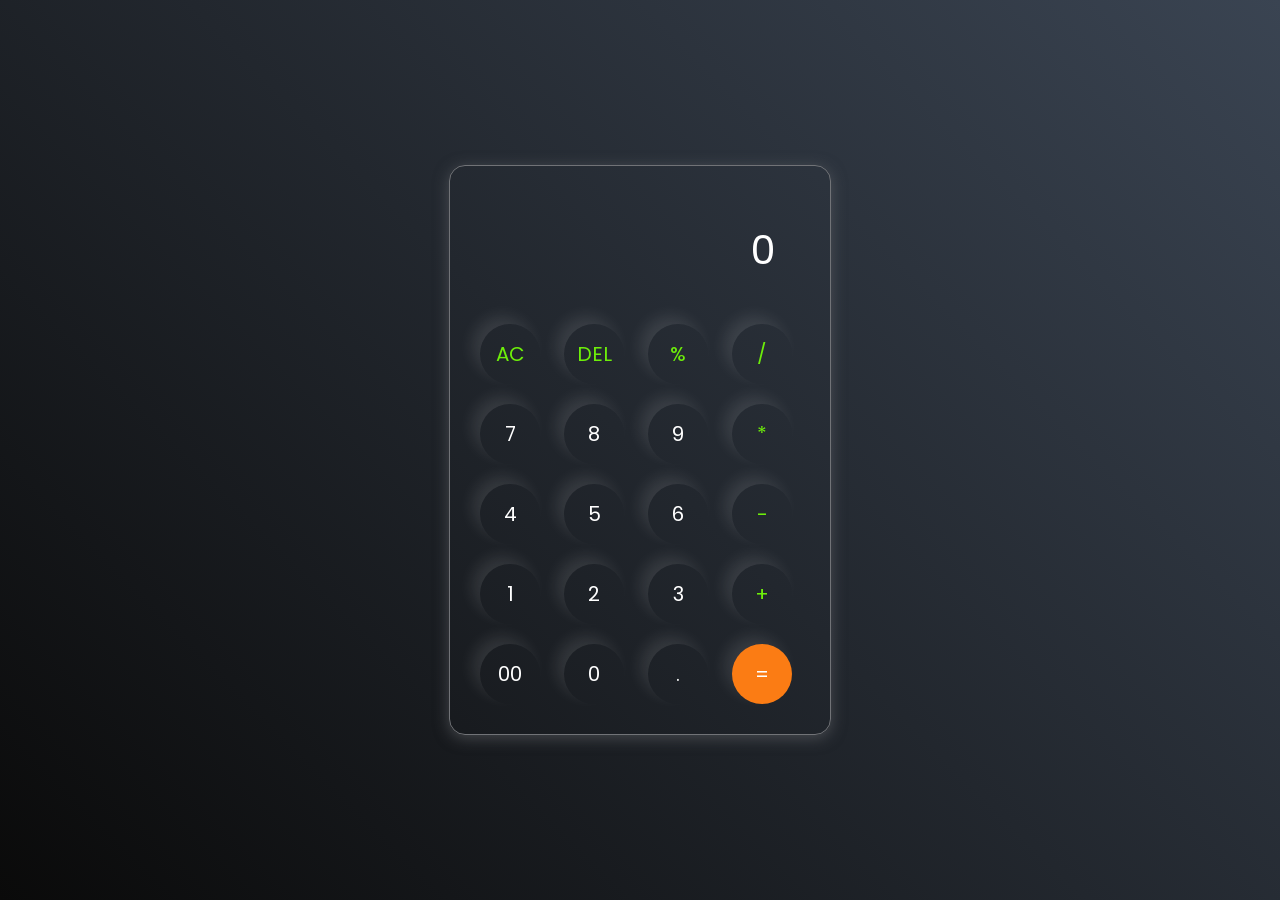
<file: Calculator/index.html>
<!DOCTYPE html>
<html lang="en">
  <head>
    <meta charset="UTF-8" />
    <meta http-equiv="X-UA-Compatible" content="IE=edge" />
    <meta name="viewport" content="width=device-width, initial-scale=1.0" />
    <link rel="stylesheet" href="style.css" />
    <title>Calculator - By Code Traversal</title>
  </head>
  <body>
    <div class="container">
      <div class="calculator">
        <input type="text" id="inputBox" placeholder="0" />
        <div>
          <button class="button operator">AC</button>
          <button class="button operator">DEL</button>
          <button class="button operator">%</button>
          <button class="button operator">/</button>
        </div>
        <div>
          <button class="button">7</button>
          <button class="button">8</button>
          <button class="button">9</button>
          <button class="button operator">*</button>
        </div>
        <div>
          <button class="button">4</button>
          <button class="button">5</button>
          <button class="button">6</button>
          <button class="button operator">-</button>
        </div>
        <div>
          <button class="button">1</button>
          <button class="button">2</button>
          <button class="button">3</button>
          <button class="button operator">+</button>
        </div>

        <div>
          <button class="button">00</button>
          <button class="button">0</button>
          <button class="button">.</button>
          <button class="button equalBtn">=</button>
        </div>
      </div>
    </div>

    <script src="script.js"></script>
  </body>
</html>
</file>
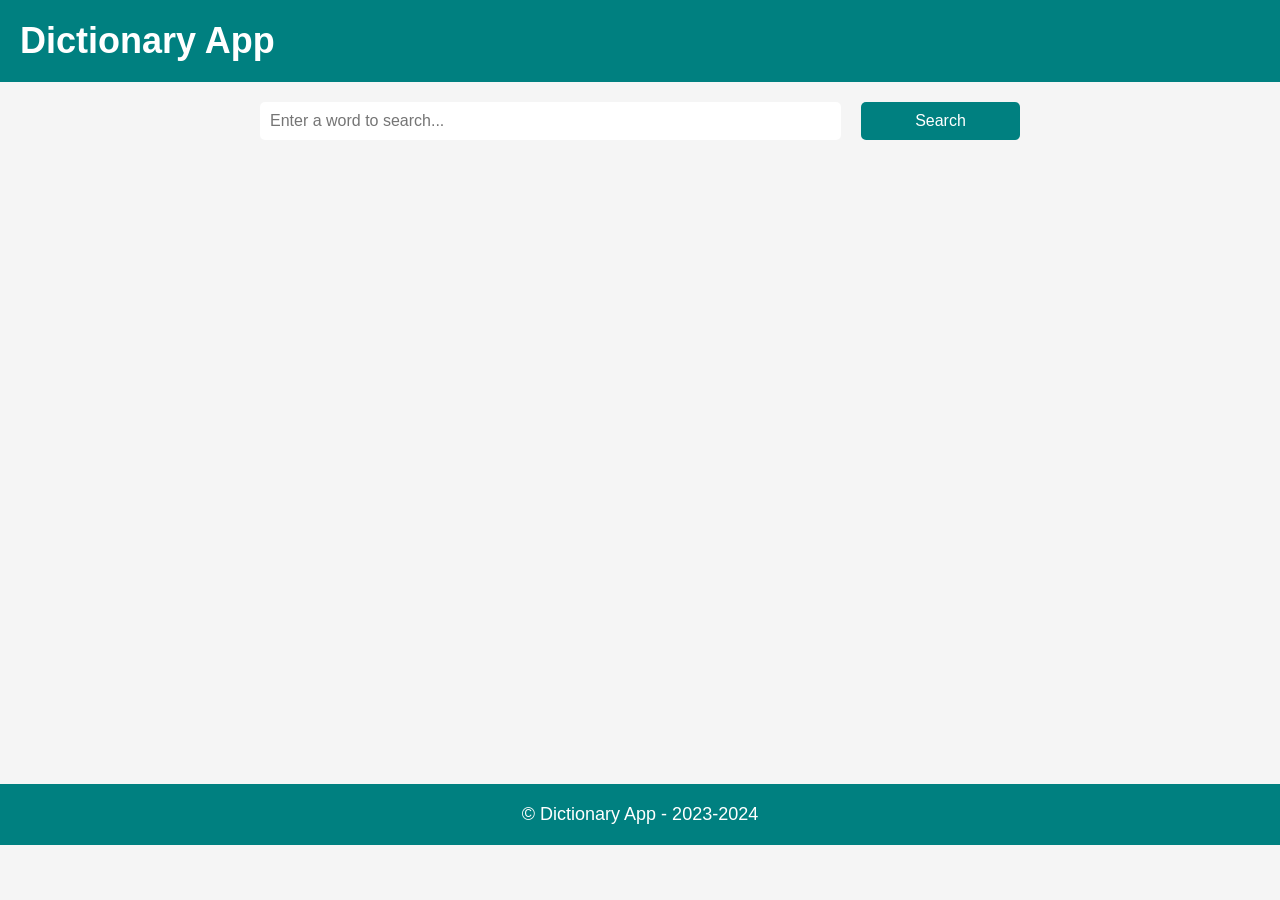
<file: Dictonary-App/index.html>
<!DOCTYPE html>
<html lang="en">
  <head>
    <meta charset="UTF-8">
    <meta name="viewport" content="width=device-width, initial-scale=1.0">
          <!-- Font Awesome -->
          <!-- <link rel="stylesheet" href="https://cdnjs.cloudflare.com/ajax/libs/font-awesome/5.15.4/css/all.min.css"
           -->
          <!-- My Stylesheet -->    
    <link rel="stylesheet" href="style.css">
    <title>Dictionary App</title>
  </head>
  <body>
    <header>
      <nav>
        <h1>Dictionary App</h1>
      </nav>
    </header>
    <main>
      <form action="">
        <input type="text" placeholder="Enter a word to search..." />
        <button type="submit">Search</button>
      </form>
      <div class="result"></div>
    </main>
    <footer>
      <p>&copy; Dictionary App - 2023-2024</p>
    </footer>
    <script src="script.js"></script>
  </body>
</html>
</file>
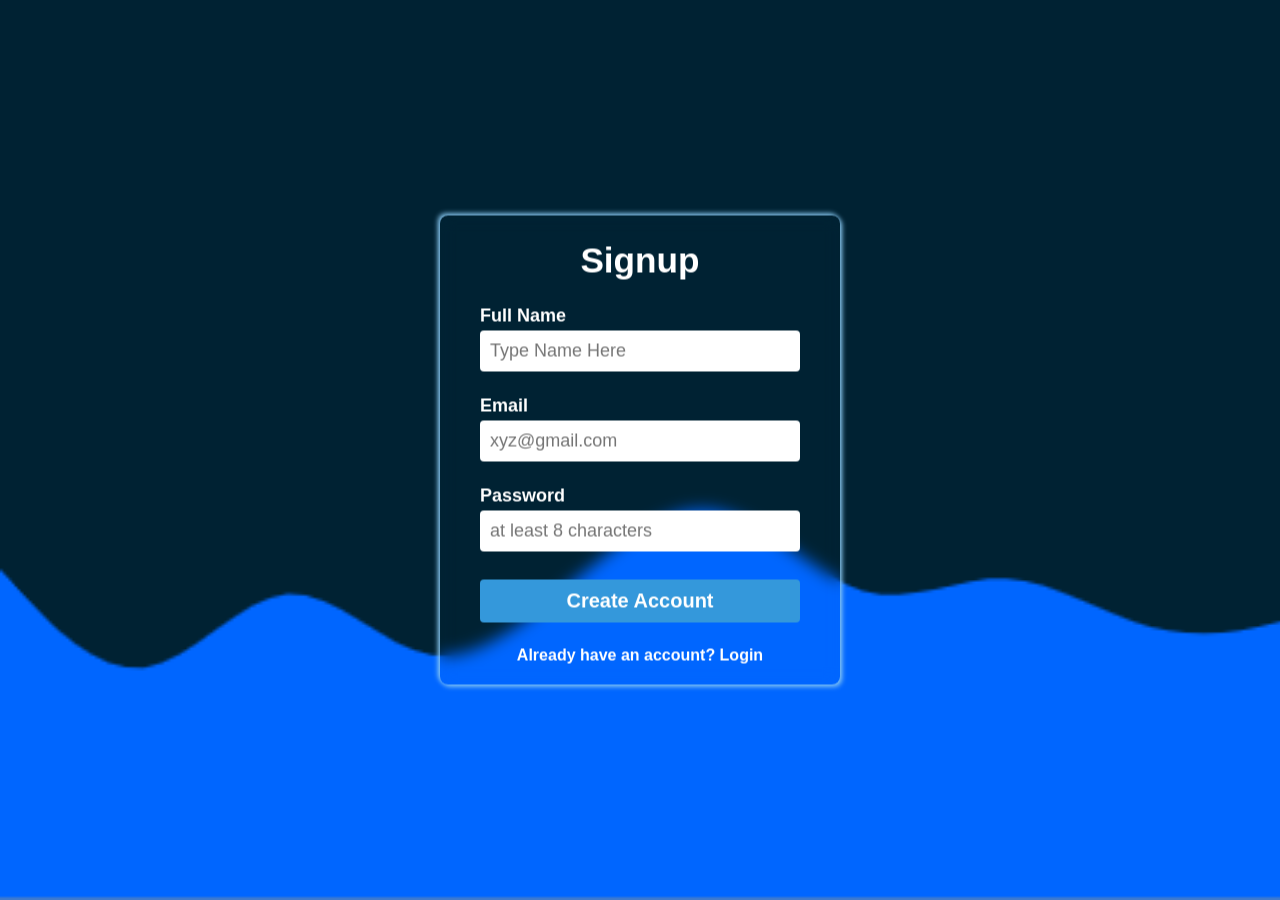
<file: Form Validation/index.html>
<!DOCTYPE html>
<html lang="en">
  <head>
    <meta charset="UTF-8" />
    <meta http-equiv="X-UA-Compatible" content="IE=edge" />
    <meta name="viewport" content="width=device-width, initial-scale=1.0" />
    <link rel="stylesheet" href="style.css" />
    <title>Form Validation in JavaScript</title>
  </head>
  <body>
    <div class="container">
      <div class="box">
        <header class="signup-header">
          <h1>Signup</h1>
        </header>
        <main class="signup-body">
          <form action="#">
            <p>
              <label for="name">Full Name</label>
              <input type="text" placeholder="Type Name Here" id="name" />
              <i class="fa-solid"></i>
              <span id="nameError"></span>
            </p>
            <p>
              <label for="email">Email</label>
              <input type="email" placeholder="xyz@gmail.com" id="email" />
              <i class="fa-solid"></i>
              <span id="emailError"></span>
            </p>
            <p>
              <label for="password">Password</label>
              <input
                type="password"
                placeholder="at least 8 characters"
                id="password"
              />
              <i class="fa-solid"></i>
              <span id="passError"></span>
            </p>
            <p>
              <input type="submit" value="Create Account" id="submitBtn"/>
            </p>
          </form>
        </main>
        <footer class="signup-footer">
          <p>Already have an account? <a href="">Login</a></p>
        </footer>
      </div>
    </div>
  </body>

  <script src="index.js"></script>
  <!-- Add Script file of font awsome to access the icons -->
</html>
</file>
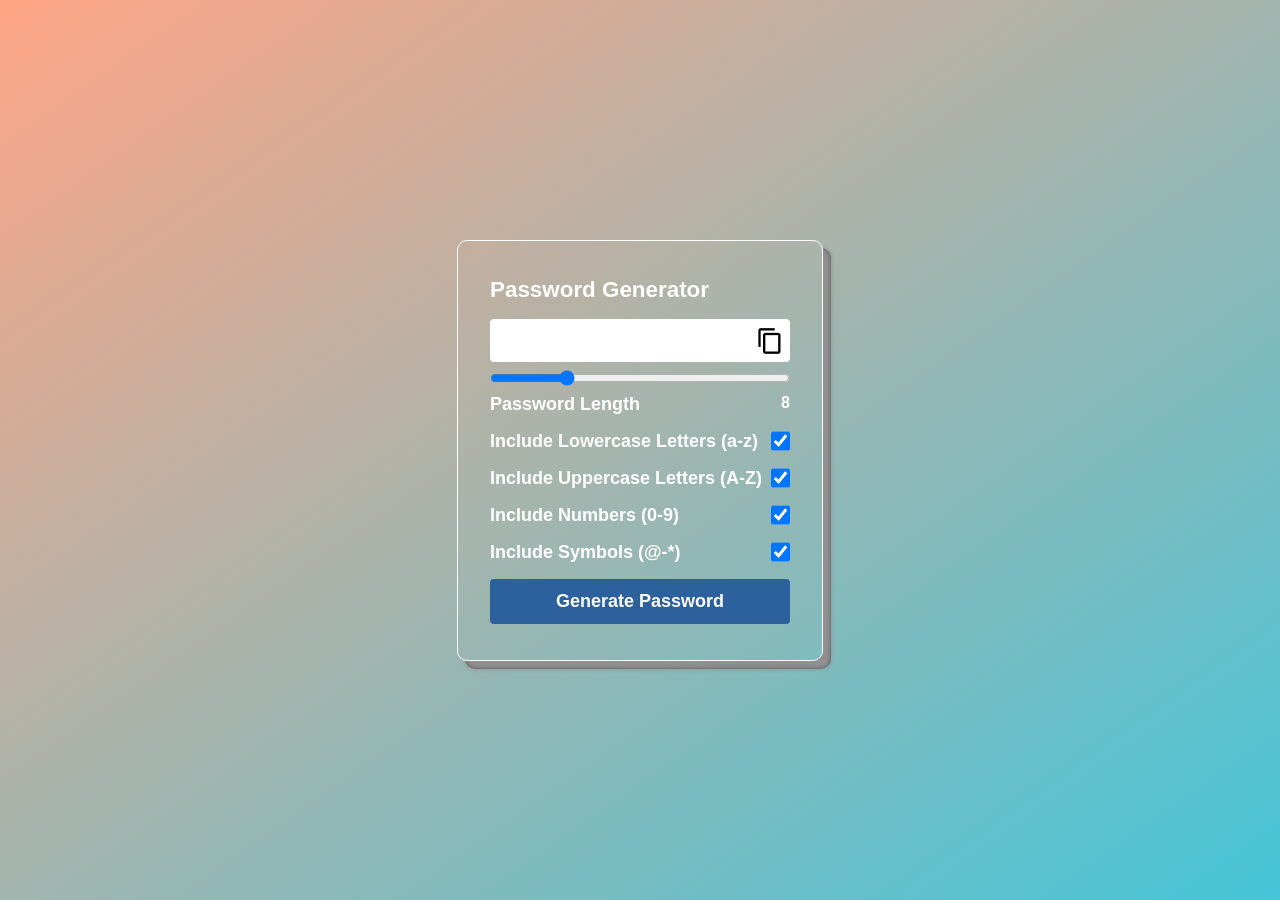
<file: Password Generator/index.html>
<!DOCTYPE html>
<html lang="en">
  <head>
    <meta charset="UTF-8" />
    <meta http-equiv="X-UA-Compatible" content="IE=edge" />
    <meta name="viewport" content="width=device-width, initial-scale=1.0" />
    <link rel="stylesheet" href="style.css" />
    <link
      href="https://fonts.googleapis.com/icon?family=Material+Icons"
      rel="stylesheet"
    />

    <title>Password Generator | JavaScript Project</title>
  </head>
  <body>
    <div class="container">
      <h1>Password Generator</h1>

      <div class="inputBox">
        <input type="text" class="passBox" id="passBox" disabled />
        <span class="material-icons" id="copyIcon">content_copy</span>
      </div>

      <input type="range" min="1" max="30" value="8" id="inputSlider" />

      <div class="row">
        <p>Password Length</p>
        <span id="sliderValue"></span>
      </div>

      <div class="row">
        <label for="lowercase">Include Lowercase Letters (a-z)</label>
        <input type="checkbox" name="lowercase" id="lowercase" checked/>
      </div>

      <div class="row">
        <label for="uppercase">Include Uppercase Letters (A-Z)</label>
        <input type="checkbox" name="uppercase" id="uppercase" checked/>
      </div>

      <div class="row">
        <label for="numbers">Include Numbers (0-9)</label>
        <input type="checkbox" name="numbers" id="numbers" checked/>
      </div>

      <div class="row">
        <label for="symbols">Include Symbols (@-*)</label>
        <input type="checkbox" name="symbols" id="symbols" checked/>
      </div>

      <button type="button" class="genBtn" id="genBtn">
        Generate Password
      </button>
    </div>

    <script src="script.js"></script>
  </body>
</html>
</file>
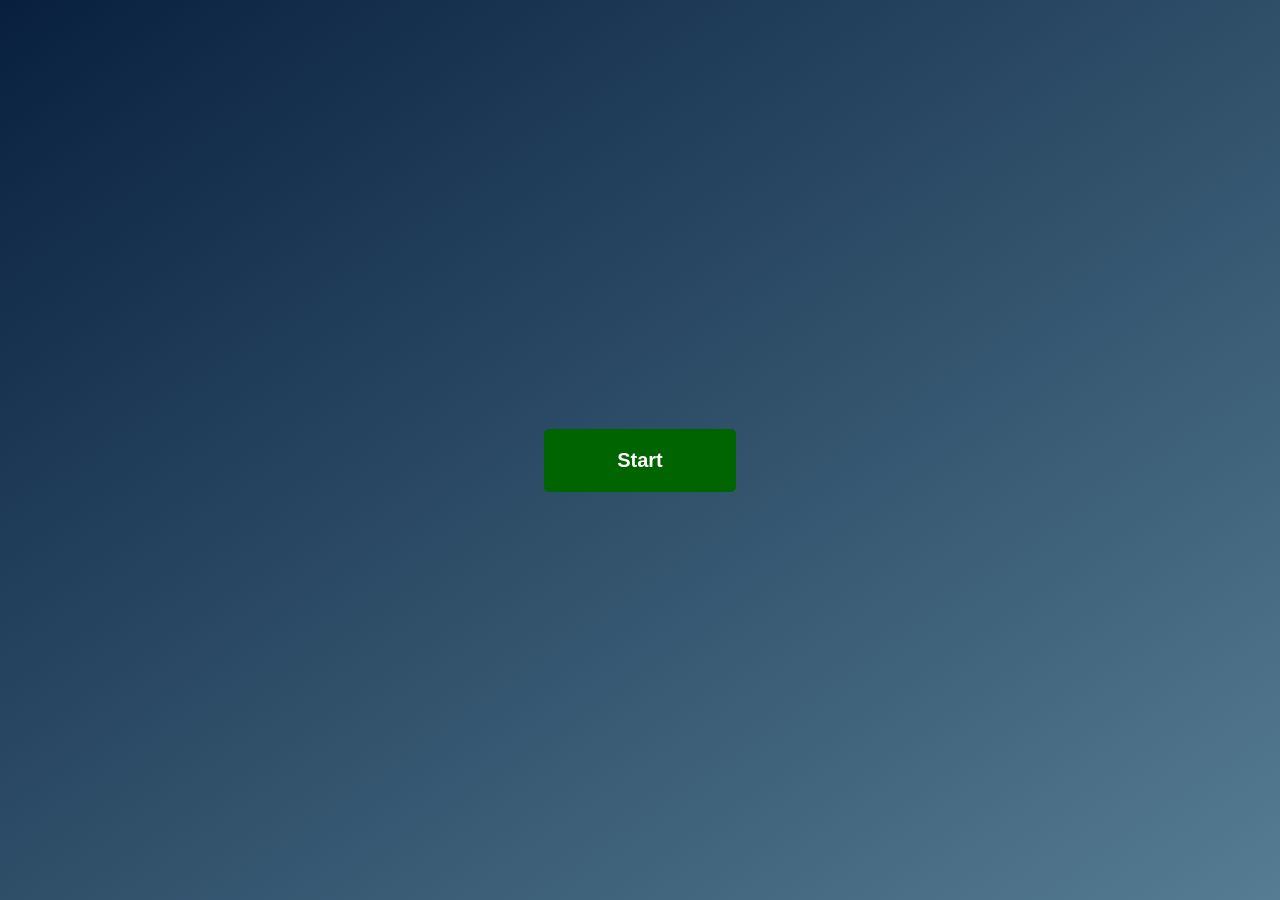
<file: Quiz App/index.html>
<!DOCTYPE html>
<html lang="en">
<head>
    <meta charset="UTF-8">
    <meta http-equiv="X-UA-Compatible" content="IE=edge">
    <meta name="viewport" content="width=device-width, initial-scale=1.0">
    <link rel="stylesheet" href="style.css">
    <title>Quiz App using JavaScript</title>
</head>
<body>
    <div class="alert">Alert</div>
    <div class="btn startBtn">Start</div>
    <div class="container">
        <h1>Let's play a Quiz Game</h1>
        <div class="question"></div>
        <div class="choices"></div>
        <button class="btn nextBtn">Next</button>
        <div class="scoreCard"></div>
        <div class="timer"></div>
    </div>

    <script src="script.js"></script>
</body>
</html>
</file>
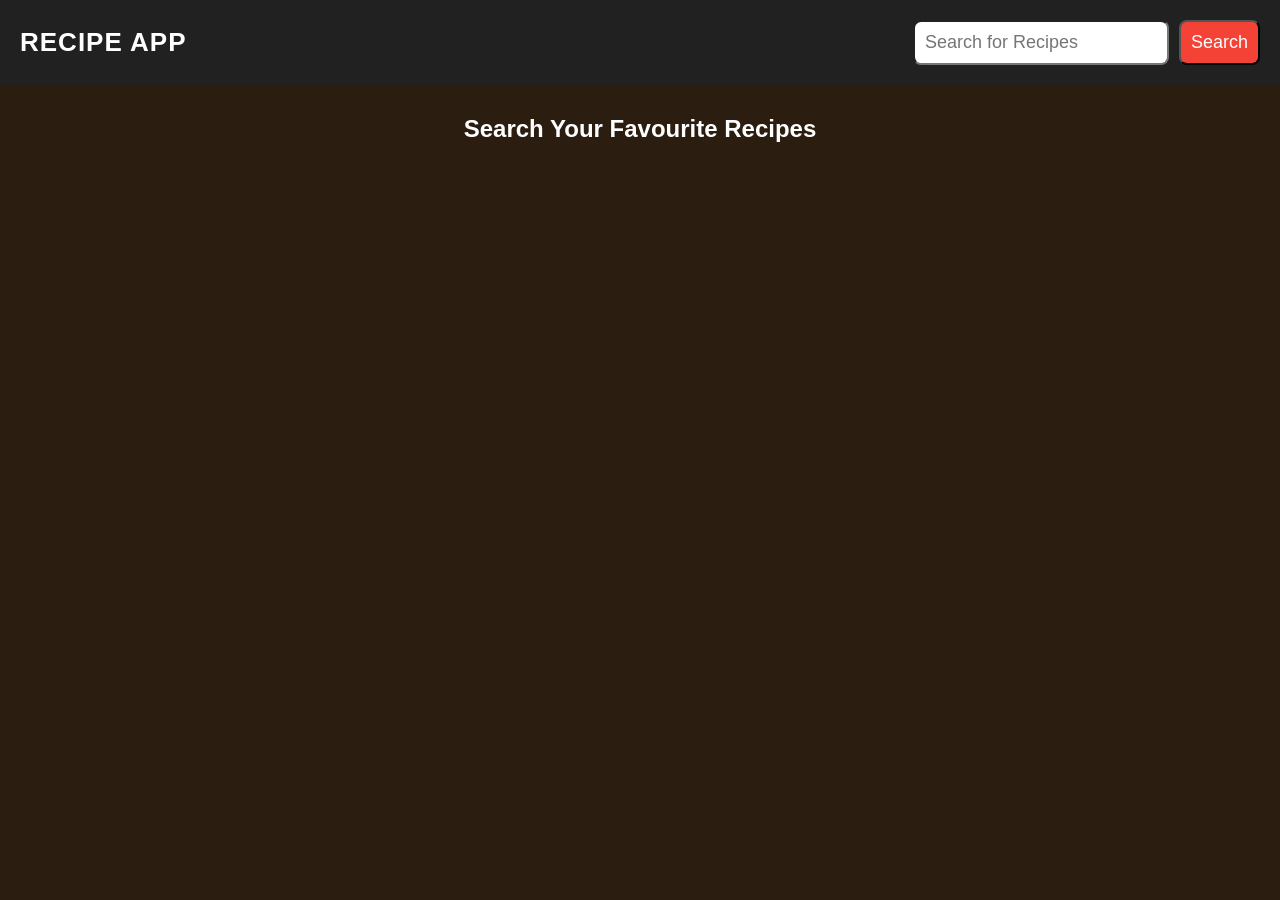
<file: Recipe-WebApp/index.html>
<!DOCTYPE html>
<html lang="en">
<head>
    <meta charset="UTF-8">
    <meta name="viewport" content="width=device-width, initial-scale=1.0">
    <link rel="stylesheet" href="style.css">

    <!-- Font Awesome CDN -->
    <link rel="stylesheet" href="https://cdnjs.cloudflare.com/ajax/libs/font-awesome/6.4.2/css/all.min.css" integrity="sha512-z3gLpd7yknf1YoNbCzqRKc4qyor8gaKU1qmn+CShxbuBusANI9QpRohGBreCFkKxLhei6S9CQXFEbbKuqLg0DA==" crossorigin="anonymous"  />
    <title>Recipe App</title>
</head>
<body>
    <header>
        <nav>
            <h1>Recipe App</h1>
            <form>
                <input type="text" placeholder="Search for Recipes"class="searchBox">
                <button type="submit"class="searchBtn">Search</button>
            </form>
        </nav>
    </header>
    <main>
        <section>
            <div class="recipe-container">
                <h2>Search Your Favourite Recipes</h2>
            </div>
            <div class="recipe-details">
                <button type="button" class="recipe-closeBtn">
                    <i class="fas fa-times"></i>
                </button>
                <div class="recipe-details-content"></div>
            </div>
        </section>
    </main>
    <script src="script.js"></script>
</body>
</html>

<!-- nnnnnn -->
</file>
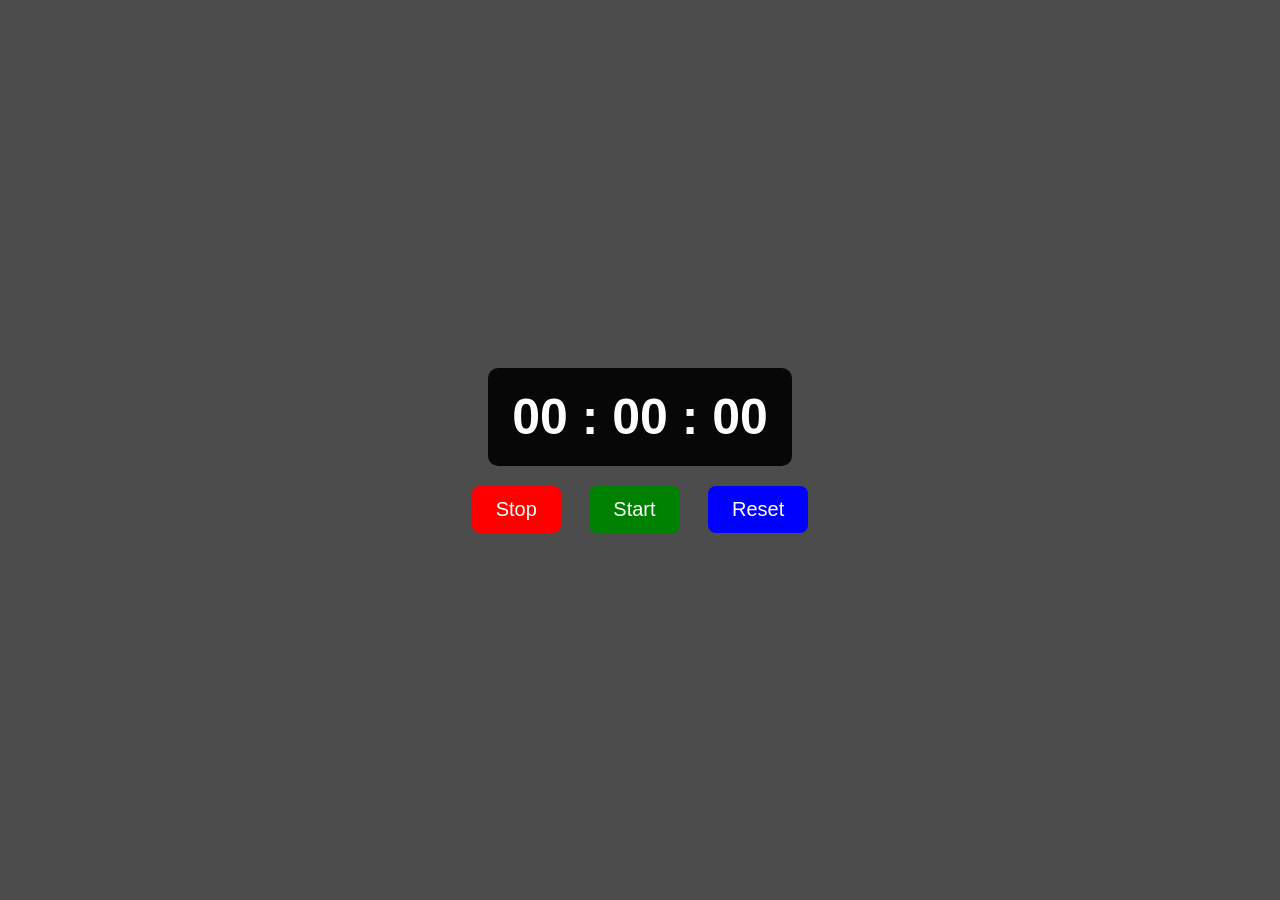
<file: Stopwatch/index.html>
<!DOCTYPE html>
<html lang="en">
<head>
    <meta charset="UTF-8">
    <meta http-equiv="X-UA-Compatible" content="IE=edge">
    <meta name="viewport" content="width=device-width, initial-scale=1.0">
    <link rel="stylesheet" href="style.css">
    <title>Stopwatch</title>
</head>
<body>
    <div class="stopwatch">
        <div class="timerDisplay">00 : 00 : 00</div>
    </div>

    <div class="buttons">
        <button id="stopBtn" class="btn" style="--clr:red;">Stop</button>

        <button id="startBtn" class="btn" style="--clr:green">Start</button>

        <button id="resetBtn" class="btn" style="--clr:blue">Reset</button>
    </div>

    <script src="script.js"></script>
</body>
</html>
</file>
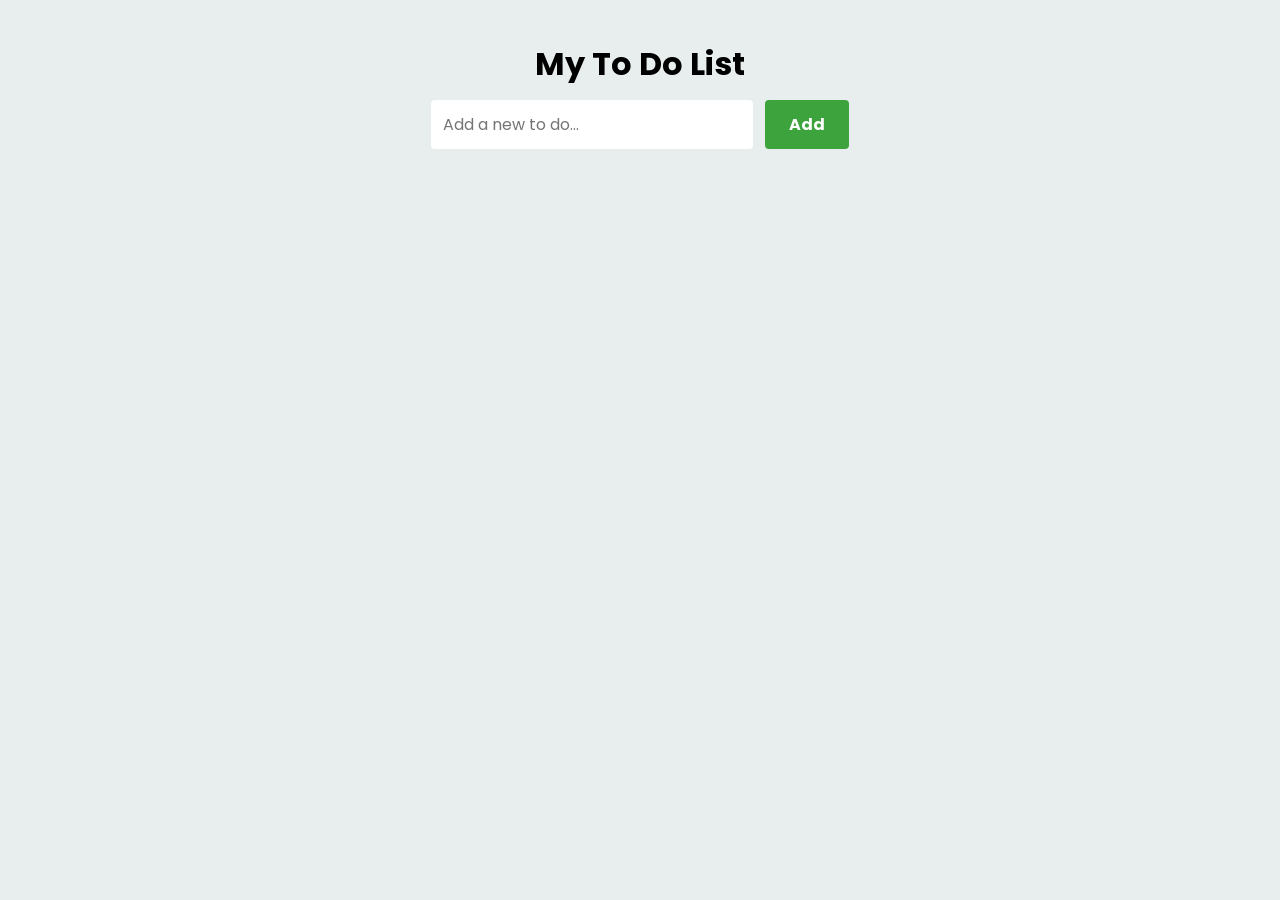
<file: To Do List/index.html>
<!DOCTYPE html>
<html lang="en">
<head>
    <meta charset="UTF-8">
    <meta http-equiv="X-UA-Compatible" content="IE=edge">
    <meta name="viewport" content="width=device-width, initial-scale=1.0">
    <link rel="stylesheet" href="style.css">
    <title>To Do List - JavaScript Project</title>
</head>
<body>
    <div class="container">
        <div class="input-container">
            <h1>My To Do List</h1>
            <input type="text" placeholder="Add a new to do..." id="inputBox">
            <input type="button" value="Add" id="addBtn">
        </div>

        <ul class="todoList" id="todoList">
            <!-- <li><p>Task1</p></li>
            <li>Task2</li>
            <li>Task3</li> -->
        </ul>
    </div>

    <script src="script.js"></script>
</body>
</html>
</file>
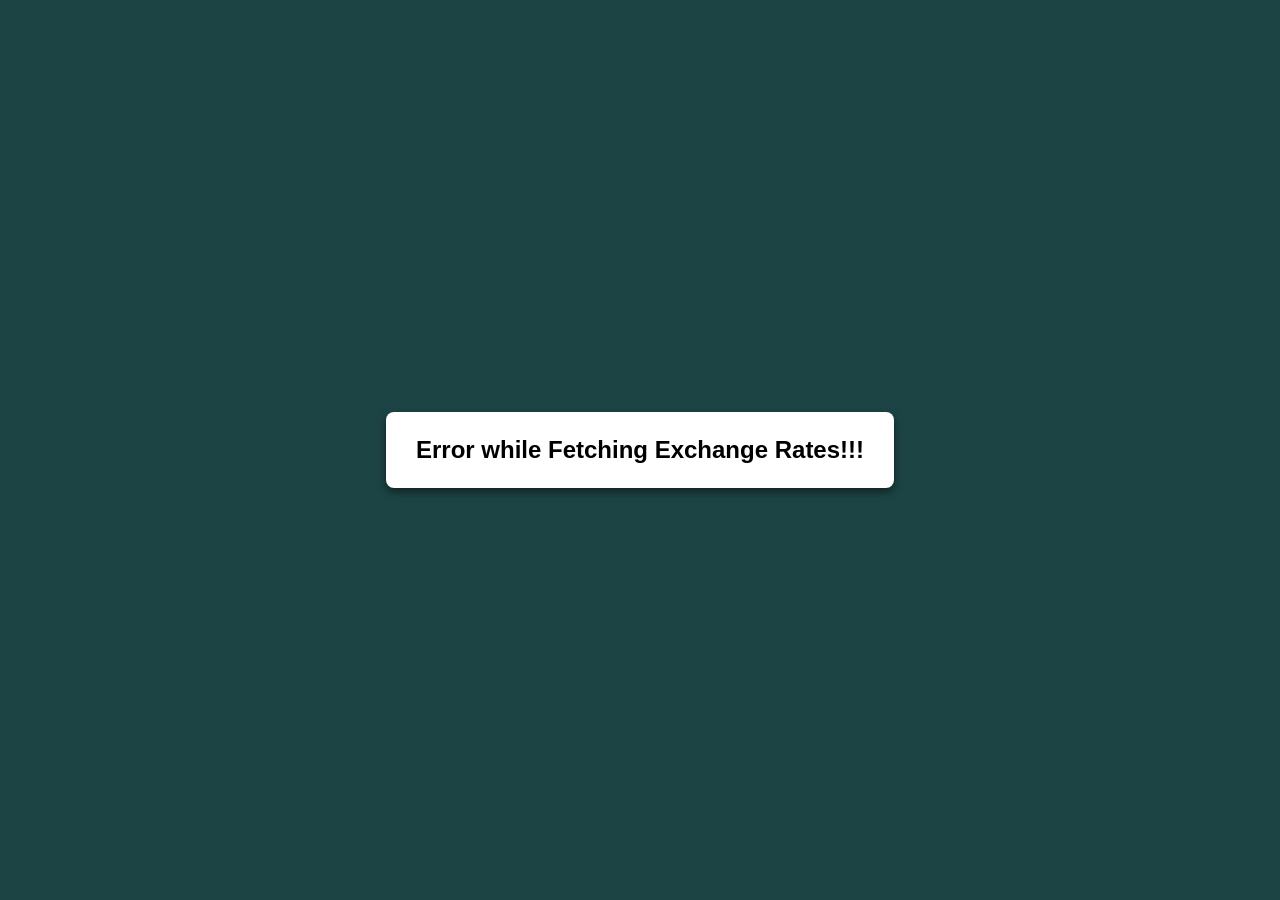
<file: JavaScript-API-Projects/Currency-Convertor/index.html>
<!DOCTYPE html>
<html lang="en">
<head>
    <meta charset="UTF-8">
    <meta name="viewport" content="width=device-width, initial-scale=1.0">
    <link rel="stylesheet" href="style.css">
    <title>Currency converter</title>
</head>
<body>
    <main>
        <section>
            <div class="converter-container">
                <h1>Currency Converter</h1>
                <div class="input-container">
                    <input type="number" value="1" min="1" class="amount" />
                    <select class="fromCurrency">
                        <!-- <option></option>
                        <option></option> -->
                    </select>
                </div>
                <div class="arrow">&rarr;</div>
                <div class="input-container">
                    <input type="number" class="convertedAmount" disabled />
                    <select class="toCurrency">
                        <!-- <option></option>
                        <option></option> -->
                    </select>
                </div>
                <div class="result">1 USD = 83 INR</div>
            </div>
        </section>
    </main>



    <script src="script.js"></script>
</body>
</html>
</file>
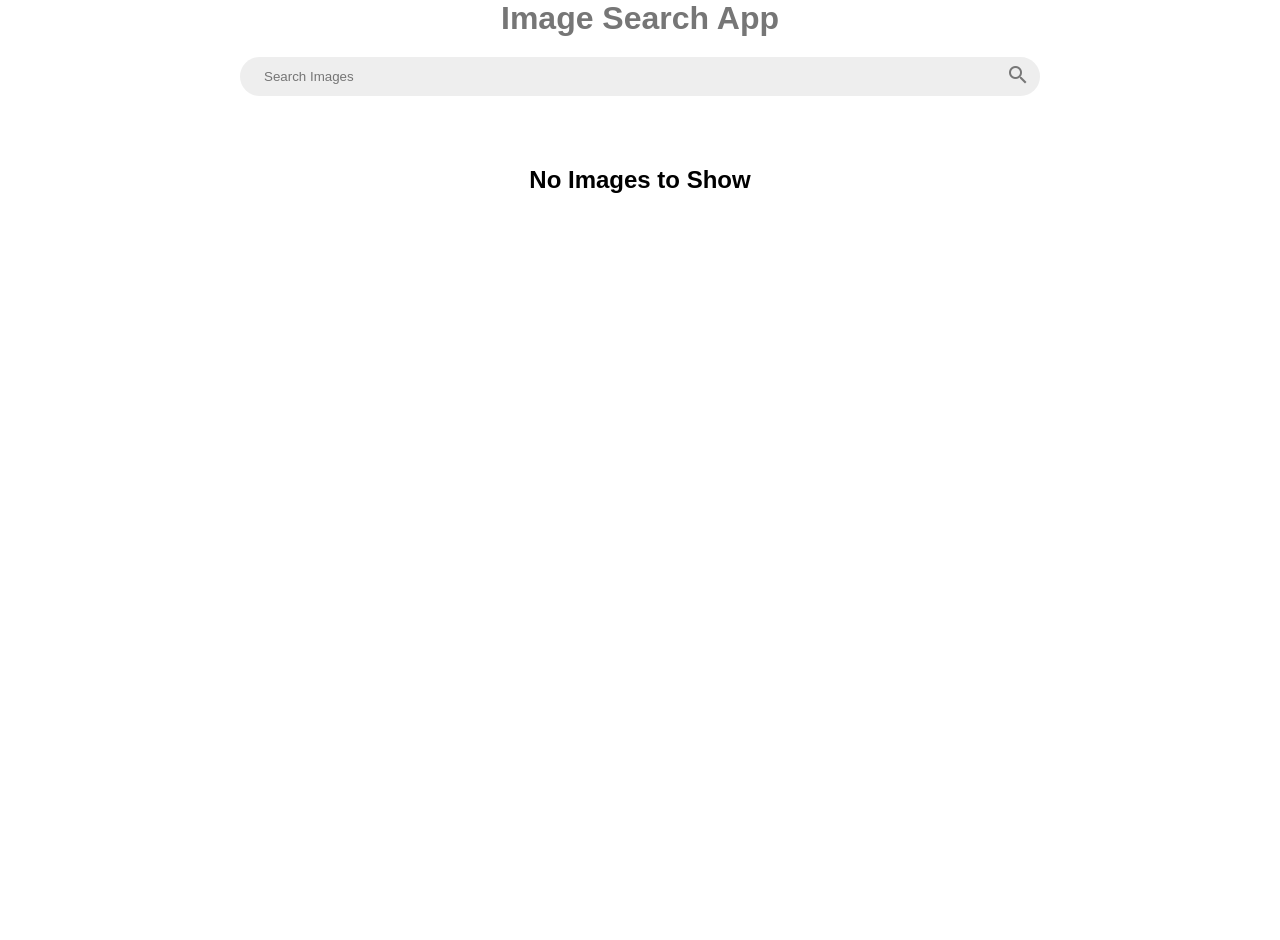
<file: JavaScript-API-Projects/Image-Search-App/index.html>
<!DOCTYPE html>
<html lang="en">
<head>
    <meta charset="UTF-8" />
    <meta name="viewport" content="width=device-width, initial-scale=1.0" />
        <!-- Google Material Icon Link Tag-->
        <link href="https://fonts.googleapis.com/icon?family=Material+Icons"
        rel="stylesheet">
    <link rel="stylesheet" href="style.css" />
    <title>Image Search App - JavaScripit API Project</title>
</head>
<body>
    <header>
        <h1>Image Search App</h1>
        <form action="">
            <div class="search-container">
                <input type="text" placeholder="Search Images" class="search-input"/>
                <span class="material-icons">search</span>
            </div>
        </form>
    </header>
    <main>
        <section>
            <div class="images-container">
                <h2>No Images to Show</h2>
            </div>
            <button class="loadMoreBtn">Load More</button>
        </section>
    </main>
    <script src="script.js"></script>
</body>
</html>
</file>
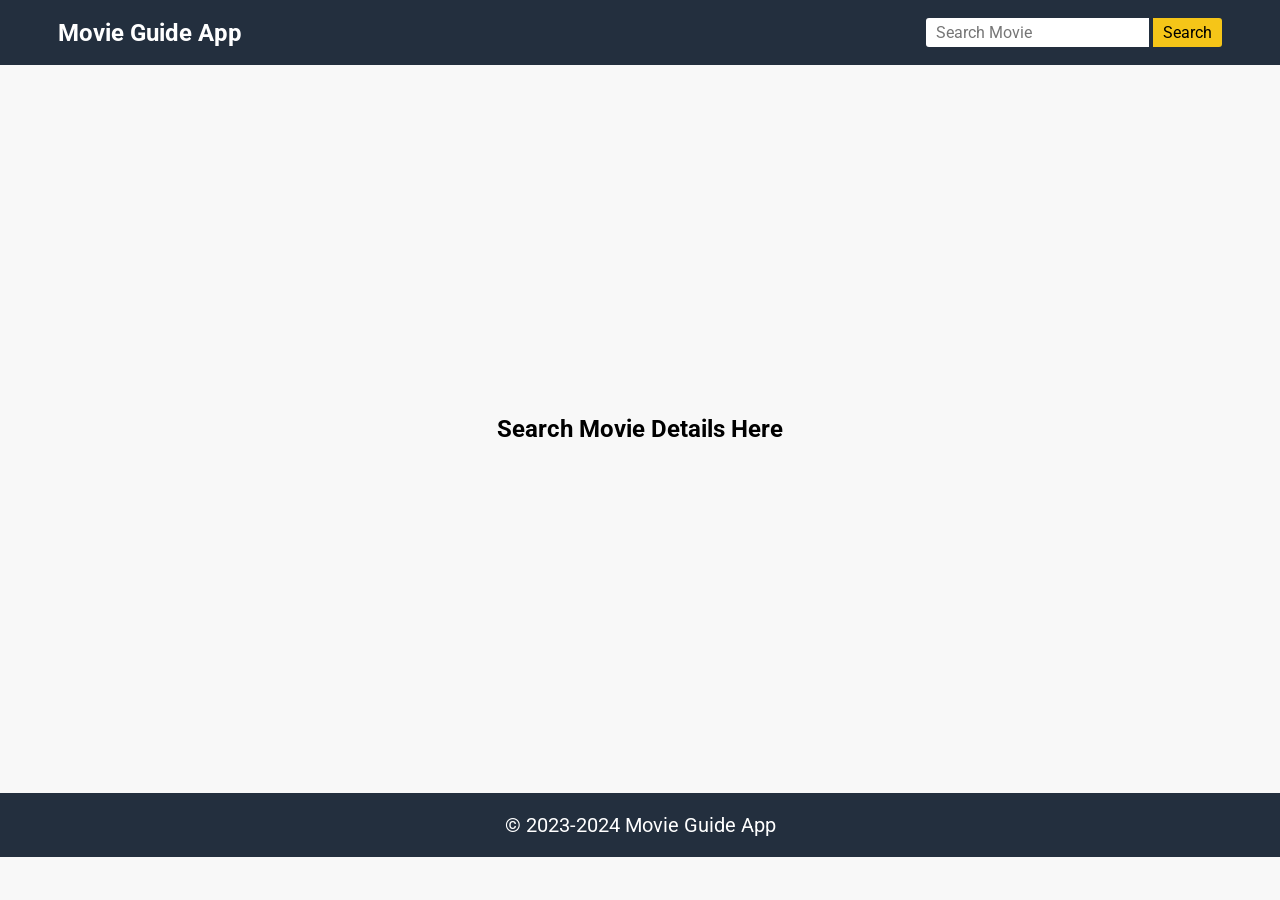
<file: JavaScript-API-Projects/Movie-App/index.html>
<!DOCTYPE html>
<html lang="en">
<head>
    <meta charset="UTF-8">
    <meta name="viewport" content="width=device-width, initial-scale=1.0">
    <link rel="stylesheet" href="style.css">
    <title>Movie Guide App - Javascript API Project</title>
</head>
<body>
    <!-- Navbar -->
    <nav>
        <div class="navbar">
            <div class="logo">
                <h1>Movie Guide App</h1>
            </div>
            <div class="searchContainer">
                <form action="">
                    <input type="text" placeholder="Search Movie" class="inputBox" />
                    <button type="submit" class="searchBtn">Search</button>
                </form>
            </div>
        </div>
    </nav>

    <!-- Main Section Of Movie Data -->
    <main>
        <section>
            <div class="movieContainer noBackground">
                <h2>Search Movie Details Here</h2>
                
            </div>
        </section>
    </main>

    <!-- Footer -->
    <footer>
        <p>&copy; 2023-2024 Movie Guide App</p>
    </footer>
    <script src="script.js"></script>
</body>
</html>
</file>
<file: Calculator/style.css>
@import url('https://fonts.googleapis.com/css2?family=Poppins:wght@500&display=swap');

*{
    margin: 0;
    padding: 0;
    box-sizing: border-box;
    font-family: 'Poppins', sans-serif;
}

body{
    width: 100%;
    height: 100vh;
    display: flex;
    justify-content: center;
    align-items: center;
    background: linear-gradient(45deg, #0a0a0a, #3a4452);
}

.calculator{
    border: 1px solid #717377;
    padding: 20px;
    border-radius: 16px;
    background: transparent;
    box-shadow: 0px 3px 15px rgba(113, 115, 119, 0.5);

}

input{
    width: 320px;
    border: none;
    padding: 24px;
    margin: 10px;
    background: transparent;
    box-shadow: 0px 3px 15px rgbs(84, 84, 84, 0.1);
    font-size: 40px;
    text-align: right;
    cursor: pointer;
    color: #ffffff;
}

input::placeholder{
    color: #ffffff;
}

button{
    border: none;
    width: 60px;
    height: 60px;
    margin: 10px;
    border-radius: 50%;
    background: transparent;
    color: #ffffff;
    font-size: 20px;
    box-shadow: -8px -8px 15px rgba(255, 255, 255, 0.1);
    cursor: pointer;
}

.equalBtn{
    background-color: #fb7c14;
}

.operator{
    color: #6dee0a;
}
</file>
<file: Dictonary-App/style.css>
/* Declaring CSS Variables */
:root{
    --primary-color: #008080;
    --bcg-color: #f5f5f5;
    --padding: 20px;
    --border-radius: 5px;
    --text-color: #fff;

}

/* Default Document Styling */
*{
    margin: 0;
    padding: 0;
    box-sizing: border-box;
    font-family:Verdana, sans-serif;
}

body{
    background-color: var(--bcg-color);
    width: 100vw;
}

header{
    background-color: var(--primary-color);
    color: var(--text-color);
    padding: var(--padding);
    
}

header h1{
    font-size:  36px;
}

main{
    min-height: 78vh;
    padding: var(--padding);
    max-width: 800px;
    margin:0 auto;
}

main form{
    display: flex;
    justify-content: center;
}
.result{
    display: none;
}
form input[type="text"], button[type="submit"], .result div a{
    border: none; 
    font-size: 16px;
    font-weight:500;
    border-radius: var(--border-radius);
    /* padding: calc(var(--padding/2)); */
    padding: 10px;
    
}

form input[type="text"]{
    flex-grow: 1;
}

form button[type="submit"]{
    background-color: var(--primary-color);
    padding:(calc(var(--padding)/2));
    color: var(--text-color);
    margin-left: 20px;
    cursor: pointer;
    flex-grow: 0.3;
    
}

footer{
    background-color: var(--primary-color);
    color: var(--text-color);
    padding:var(--padding) ;
    font-size: 18px;
    position: fixed;
    width: 100%;
    text-align: center;
}
.result{
    background-color: #fff;
    padding: var(--padding);
    border-radius: var(--border-radius);
    margin-top: 20px;
    box-shadow: 0px 0px 10px rgba(0, 0, 0, 0.3);
}

.result p{
    margin-top: 10px;
}

.result p[class="partOfSpeech"]{
    font-style: italic;
    color: #808080;
    margin-top: 2px;
}

.result li{
    padding: calc(var(--padding)/6);
    margin-top: 20px;
}

.result div{
    margin-top: 20px;
}

.result div a{
    text-decoration: none;
    color: var(--text-color);
    background-color: var(--primary-color);
}

/* Responsive Code */
@media screen and (max-width:320px) {
    main form{
        flex-direction: column;
    }
    form button[type="submit"]{
        margin-top: 10px;
        margin-left: 0;
    }
}
</file>
<file: Form Validation/style.css>
*{
    margin: 0;
    padding: 0;
    box-sizing: border-box;
    font-family: sans-serif;
    color: #fff;
}

.container{
    width: 100%;
    height: 100vh;
    background: url('wave-haikei.png') no-repeat;
    background-size: cover;
}

.box{
    width: 400px;
    position: relative;
    top: 50%;
    left: 50%;
    transform: translate(-50%, -50%);
    box-shadow: 2px 2px 5px #89c9f3, -2px -2px 5px #89c9f3;
    border-radius: 8px;
    backdrop-filter: blur(8px);
    padding: 20px 40px;
}

.signup-header h1{
    font-size: 2.2rem;
    text-align: center;
    padding: 5px 8px;
}

.signup-body p{
    margin-top: 20px;
    position: relative;
}
.signup-body p i{
    position: absolute;
    top: 34px;
    right: 16px;
    color: #008000;
    font-size: 22px;
}
.signup-body p span{
    font-size: 18px;
    font-weight: 600;
    color: #90ee90;
}
.signup-body p label{
    font-size: 18px;
    font-weight: 600; 
    cursor: pointer;
}

.signup-body p input{
    width: 100%;
    padding: 10px;
    border-radius: 4px;
    font-size: 18px;
    margin-block: 4px;
    border: none;
    outline: none;
    color: #000;
}

.signup-body p input[type="submit"]{
    border: none;
    background-color: #3498db;
    color: #fff;
    font-size: 20px;
    font-weight: 700;
    cursor: pointer;
}

.signup-body p input[type="submit"]:hover{
    background-color: #2773a5;
}

.signup-footer p{
    text-align: center;
    font-weight: 600;
    margin-top: 20px;
}

.signup-footer p a{
    text-decoration: none;
}
.signup-footer p a:hover{
    text-decoration: underline;
}
</file>
<file: Password Generator/style.css>
*{
    margin: 0;
    padding: 0;
    box-sizing: border-box;
    font-family: sans-serif;
}

body{
    max-width: 100vw;
    min-height: 100vh;
    display: flex;
    justify-content: center;
    align-items: center;
    background: linear-gradient(to right bottom, #ffa585, #45c5d8);
    color: #fff;
    font-weight: 600;
}

.container{
    border: 0.5px solid #fff;
    border-radius: 10px;
    padding: 28px 32px;
    display: flex;
    flex-direction: column;
    background: transparent;
    box-shadow: 8px 8px 4px #909090, 8px 8px 0px #575757;
}

.container h1{
    font-size: 1.4rem;
    margin-block: 8px;
}
.inputBox{
    position: relative;
}

.inputBox span{
    position: absolute;
    top: 16px;
    right: 6px;
    color: #000;
    font-size: 28px;
    cursor: pointer;
    z-index: 2;
}
.passBox{
    background-color: #fff;
    border: none;
    outline: none;
    padding: 10px;
    width: 300px;
    border-radius: 4px;
    font-size: 20px;
    margin-block: 8px;
    text-overflow: ellipsis;
}

.row{
    display: flex;
    margin-block: 8px;
}

.row p, .row label{
    flex-basis: 100%;
    font-size: 18px;
}

.row input[type="checkbox"]{
    width: 20px;
    height: 20px;
}

.genBtn{
    border: none;
    outline: none;
    background-color: #2c619e;
    padding: 12px 24px;
    color: #fff;
    font-size: 18px;
    margin-block: 8px;
    font-weight: 700;
    cursor: pointer;
    border-radius: 4px;
}

.genBtn:hover{
    background-color: #0066ff;
}
</file>
<file: Quiz App/style.css>
* {
    margin: 0;
    padding: 0;
    box-sizing: border-box;
    font-family: Verdana, Geneva, Tahoma, sans-serif;
}

body {
    width: 100%;
    height: 100vh;
    background: linear-gradient(to right bottom, #08203e, #557c93);
    color: #fff;
    display: grid;
    place-items: center;
}

.container {
    width: 80%;
    max-width: 850px;
    padding: 30px;
    text-align: center;
    display: none;
}

.container h1 {
    font-size: 36px;
    margin-bottom: 40px;
    text-decoration: underline;
    text-underline-offset: 8px;
}

.container .question {
    font-size: 26px;
    margin-top: 20px;
}

.container .choices {
    margin-top: 20px;
}

.choice {
    font-size: 20px;
    background-color: #eee;
    color: #000;
    margin: 10px auto;
    padding: 10px;
    border-radius: 5px;
    text-align: left;
    width: 60%;
    cursor: pointer;
    opacity: 0;
    transform: translateY(50%);
    animation: fade-in 0.5s ease forwards;
}

.choice:hover{
    background-color: #ddd;
}

.choice.selected{
    background-color: #007bff;
    color: #fff;
}

.btn{
    width: 60%;
    font-size: 20px;
    font-weight: 600;
    padding: 12px 20px;
    margin: 20px auto 0 auto;
    background-color: #006400;
    color: #fff;
    border: none;
    border-radius: 5px;
    cursor: pointer;
}

.btn:hover{
    background-color: #08780c;
}

.scoreCard{
    font-size: 24px;
    margin-top: 20px;
}

.alert{
    background-color: #5d9b63;
    border-radius: 5px;
    width: 100%;
    padding: 12px;
    position: absolute;
    top: 0;
    display: none;
}

.startBtn{
    width: 15%;
    padding-block: 20px;
    text-align: center;
}

.timer{
    position: absolute;
    top: 20px;
    right: 20px;
    width: 72px;
    height: 72px;
    border-radius: 50%;
    background-color: #08203e;
    border: 2px solid #f00;
    font-size: 24px;
    font-weight: 600;
    padding: 12px;
    display: flex;
    justify-content: center;
    align-items: center;
    animation: pulse 1s ease-in-out infinite;
}

/* Adding Animation to Timer */
@keyframes pulse{
    0%{
        transform: scale(1);
    }
    50%{
        transform: scale(1.2);
    }
    100%{
        transform: scale(1);
    }
}

/* Adding Animation to choices */
@keyframes fade-in{
    0%{
        opacity: 0;
        transform: translateY(50%);
    }
    100%{
        opacity: 1;
        transform: translateY(0);
    }
}

@media screen and (max-width:900px){
    .container {
        width: 100%;
        margin-top: 50px;
    }
    .container h1{
        font-size: 24px;
    }
    .container .question{
        font-size: 22px;
    }

    .timer{
        width: 50px;
        height: 50px;
        font-size: 20px;
    }

    .startBtn{
        width: 50%;
    }
}
</file>
<file: Recipe-WebApp/style.css>
*{
    margin:0;
    padding: 0;
    box-sizing: border-box;
    font-family: Verdana, Geneva, Tahoma, sans-serif;
}

body{
    background-color: #2b1d0f;
    color: #fff;
}

header nav{
    background-color: #212121;
    padding: 20px;
    display: flex;
    justify-content: space-between;
    align-items: center;
    z-index: 1;
}

header nav h1{
    font-size: 26px;
    font-weight: 700;
    letter-spacing: 1px;
    text-transform: uppercase;
}

header nav form{
    display: flex;
    justify-content: center;
}

form input[type="text"]{
    flex-grow: 1;
    margin-right: 10px;
}

form input[type="text"],
    button[type="submit"]{
    bottom: none;
    font-size: 18px;
    padding: 10px;
    border-radius: 8px;
}

form button[type="submit"]{
    background-color: #f44336;
    color: #fff;
    cursor: pointer;
}
form button[type="submit"]:hover, .recipe button:hover, .recipe-closeBtn:hover{
    background-color: #ff5c5c;
}

/* Main Section CSS */
.recipe-container{
    text-align: center;
    display: grid;
    grid-template-columns: repeat(auto-fit, minmax(300px, 1fr));
    grid-gap: 40px;
    width: 80%;
    margin: 10px auto;
    padding: 20px;
    place-items: center;

}

/* Recipe deatails */
.recipe-details{
    display: none;
    position: fixed;
    top: 50%;
    left: 50%;
    transform: translate(-50%,-50%);
    -webkit-transform: translate(-50%,-50%);
    background-color: #694c2f;
    border-radius: 12px;
    width: 40%;
    height: 60%;
    font-size: 20px;
    transition: all 0.5 ease-in-out;
    overflow-y: scroll;
}

.recipe-details-content{
    padding: 30px;
}

.recipeName{
    text-transform: uppercase;
    text-align: center;
    text-decoration: underline;
    
}

.recipeName, .ingredientList, .recipeInstructions{
    margin-bottom: 20px;
}

.ingredientList li{
    margin-top: 10px;
    margin-left: 20px;

}

.recipeInstructions p{
    line-height: 30px;
    white-space: pre-line;
}

.recipe-closeBtn{
    bottom: none;
    font-size: 18px;
    padding: 8px;
    border-radius: 8px;
    background-color: #f44336;
    color: #fff;
    position: absolute;
    top: 20px;
    right: 20px;
    width: 30px;
    height: 30px;
    display: flex;
    justify-content: center;
    align-items: center;

}

/* adding ScrollBar to recipe details popup */
.recipe-details::-webkit-scrollbar{
    width: 10px;
}

.recipe-details::-webkit-scrollbar-thumb{
    background: #8f8f8f;
    border-radius: 16px;
    --webkit-border-radius:16px;
}

/* adding ScrollBar to recipe details popup */
body::-webkit-scrollbar{
    width: 16px;
}

body::-webkit-scrollbar-thumb{
    background: #8f8f8f;
    
}

.body::-webkit-scrollbar-track{
    background: #fcfcfc;
}



.recipe{
    background-color: #fff;
    display: flex;
    flex-direction:column;
    color: #000;
    border-radius: 6px;
    box-shadow: 0 5px 10px rgba(78, 73, 73, 0.1);
    cursor: pointer;
    max-width: 350px;
    transition: transform 0.3s ease-in-out;
}

.recipe:hover{
    transform: scale(1.02);
}

.recipe img{
    height: 300px;
}

.recipe h3{
    font-size: 24px;
    margin: block 5px;
}

.recipe p{
    font-size: 20px;
    color: #4a4a4a;
    margin: 5px 0;
}

.recipe span{
    font-weight:600;
}

.recipe button{
    font-size: 20px;
    font-weight: 600;
    padding: 10px;
    border-radius: 5px;
    border: none;
    cursor: pointer;
    margin: 18px auto;
    background-color:#f44336 ;
    color: #fff;
}


/* Responsive Code */
@media screen and (max-width:600) {
    header nav{
        flex-direction: column;
    }
    header nav form{
        width: 80%;
        margin-top: 20px;
    }
    
}
</file>
<file: Stopwatch/style.css>
*{
    margin: 0;
    padding: 0;
    box-sizing: border-box;
    font-family: Verdana, Geneva, Tahoma, sans-serif;
}

body{
    background-color: rgba(0, 0, 0, 0.7);
    color: #ffffff;
    display: flex;
    justify-content: center;
    align-items: center;
    min-height: 100vh;
    flex-direction: column;
}

.stopwatch{
    background-color: rgba(0, 0, 0, 0.9);
    padding: 20px 24px;
    border-radius: 10px;
}

.timerDisplay{
    font-size: 50px;
    font-weight: 600;
}

.buttons{
    margin-top: 20px;
}

.btn{
    font-size: 20px;
    background: none;
    border: none;
    color: #fff;
    background-color: var(--clr);
    padding: 12px 24px;
    margin-inline: 12px;
    border-radius: 8px;
    cursor: pointer;
}
</file>
<file: To Do List/style.css>
@import url('https://fonts.googleapis.com/css2?family=Poppins&display=swap');

*{
    margin: 0;
    padding: 0;
    box-sizing: border-box;
    font-family: 'Poppins', sans-serif;
}

body{
    background-color: rgb(232, 238, 238);
}

.container{
    display: flex;
    flex-direction: column;
    justify-content: center;
    align-items: center;
    margin-top: 20px;
}

.input-container{
    width: 100%;
    max-width: 500px;
    text-align: center;
    padding: 20px;
}

.input-container input{
    border: none;
    outline: none;
    padding: 12px;
    margin-block: 12px;
    border-radius: 4px;
    font-size: 16px;
}

.input-container input[type="text"]{
    width: 70%;
}

.input-container input[type="button"]{
    background-color: #3da33d;
    color: #fff;
    font-weight: 700;
    margin-left: 8px;
    cursor: pointer;
    padding: 12px 24px;
}

.input-container input[type="button"]:hover{
    background-color: #60b160;
}

ul{
    width: 70%;
    max-width: 450px;
    /* display: flex;
    justify-content: center;
    flex-direction: column;
    align-items: center; */
}

ul li{
    list-style-type: none;
    cursor: pointer;
    margin-block-end: 12px;
    border-radius: 8px;
    border: 0.125px solid #a19f9f;
    padding: 6px 12px;
    background-color: #ffffff;
    display: flex;
    align-items: center;
    justify-content: space-between;
    transition: background-color 0.5s;
}

ul li:hover{
    background-color: #cbcaca;
}

ul li p{
    flex-grow: 1;
    padding: 2px;
}
.btn{
    border: none;
    outline: none;
    font-size: 16px;
    background: none;
    font-weight: 600;
    cursor: pointer;
    padding: 8px;
}

.deleteBtn{
    color: #ff0000;
}

.editBtn{
    color: #008000;
}
</file>
<file: JavaScript-API-Projects/Currency-Convertor/style.css>
*{
    margin: 0;
    padding: 0;
    box-sizing: border-box;
    font-family: Verdana, Geneva, Tahoma, sans-serif;
}

body{
    display: flex;
    justify-content: center;
    align-items: center;
    min-height: 100vh;
    background: #1d4444;
}

.converter-container{
    background: #fff;
    border-radius: 8px;
    box-shadow: 0px 4px 8px rgba(0, 0, 0, 0.5);
    backdrop-filter: blur(8px);
    padding: 24px 30px;
    text-align: center;
}

.converter-container h1{
    font-size: 28px;
    text-decoration: underline;
    color: #202124;
    margin-bottom: 40px;
}

.converter-container .input-container{
    border: 2px solid #bbbbbd;
    border-radius: 4px;
    margin-block: 20px;
}

.converter-container .input-container:focus-within{
    border-color: #007bff;
}

.converter-container .input-container input,
.converter-container .input-container select{
    width: 150px;
    outline: none;
    border: none;
    font-size: 20px;
    padding: 8px;
    overflow: hidden;
}

.converter-container .arrow{
    transform: rotate(90deg);
    font-size: 60px;
    font-weight: 700;
}

.converter-container .result{
    font-weight: 700;
    font-size: 20px;
    margin-top: 20px;
}

/* Responsive Code */

@media screen and (max-width:440px) {
    .converter-container{
        width: 80%;
        margin: 0 auto;
        
    }
    .converter-container h1{
        font-size: 22px;
    } 

    .converter-container .input-container{
        border: none;
    }

    .converter-container .input-container input,
    .converter-container .input-container select{
        border: 1px solid #ccc;
        margin-block: 4px;
        width: 100%;
    }
}
</file>
<file: JavaScript-API-Projects/Image-Search-App/style.css>
*{
    margin: 0;
    padding: 0;
    box-sizing: border-box;
    font-family: Arial, Helvetica, sans-serif;
}

body{
    width: 100%;
    height: 100vh;
    display: flex;
    flex-direction: column;
    align-items: center;
    margin-bottom: 40px;
}

header{
    width: 100%;
    max-width: 800px;
    text-align: center;
}

header h1{
    color: #767676;
}

header form .search-container{
    margin-top: 20px;
    position: relative;
}

header form .search-container input{
    width: 100%;
    padding: 12px 24px;
    font-style: 18px;
    border-radius: 20px;
    border:none;
    background: #eee;
}

header form .search-container .material-icons{
    position: absolute;
    right: 10px;
    bottom: 9px;
    color: #777;
}

.images-container{
    margin-block: 50px;
    display: flex;
    align-items: center;
    justify-content: center;
    flex-wrap: wrap;
    gap: 20px;
}

.images-container img{
    width: 300px;
    height: 280px;
}

.images-container .imageDiv{
    position: relative;
}

.imageDiv .overlay{
    position: absolute;
    left: 0;
    bottom: 0;
    height: 0;
    width: 100%;
    background-color: rgba(0, 0, 0, 0.7);
    transition: height 0.3s ease;
    display: flex;
    justify-content: center;
    align-items: center;
}

.imageDiv:hover .overlay{
    height: 100%;
}

.imageDiv .overlay h3{
    color: #fff;
    display: none;
    font-size: 20px;
    text-align: center;
}
.imageDiv:hover .overlay h3{
    display: block;
}

/* Adding Style to Load more button */
.loadMoreBtn{
    border:none;
    background-color: #510175;
    color: #ffffff;
    font-size: 20px;
    font-weight: 600;
    cursor: pointer;
    padding: 8px 12px;
    border-radius: 4px;
    display: none;
}

main section{
    display: flex;
    flex-direction: column;
    justify-content: center;
    align-items: center;
    margin: 20px 0 50px 0;
}

/* Responsive Code */
@media screen and (max-width:920px){
    header{
        width: 80%;
    }
    
}
</file>
<file: JavaScript-API-Projects/Movie-App/style.css>
@import url('https://fonts.googleapis.com/css2?family=Roboto&display=swap');

*{
    margin:0;
    padding: 0;
    box-sizing: border-box;
    font-family: 'Roboto', sans-serif;
}

body{
    background-color: #f8f8f8;
    
}
/* Navbar styling */
nav{
    background: #232f3e;
    color: #fff;
}
.navbar{
    display: flex;
    justify-content: space-between;
    align-items: center;
    max-width: 1200px;
    margin: 0 auto;
    padding: 18px;
}

.searchContainer input, button{
    padding: 5px 10px;
    border: none;
    font-size: 16px;
}

.searchContainer input{
    border-radius: 3px 0 0 3px;
}
.searchContainer button{
    border-radius: 0 3px 3px 0;
    background-color: #f5c518;
    cursor: pointer;
    transition: all 0.2s;
}

.searchContainer button:hover{
    background-color: #ffdd45;
}

/* Main Movie Section Styling */

main{
    max-width: 1400px;
    margin: 0 auto;
    margin-block:40px ;
}
main section{
    display: flex;
    justify-content: center;
    align-items: center;
    min-height: 72vh;
}

.movieContainer{
    display: flex;
    justify-content: center;
    background: #fff;
    box-shadow: 0 0 10px #ccc;
    width: 80%;
    border-radius: 5px;
}
.movieContainer.noBackground{
    background: none;
    box-shadow: none;
    align-items: center;
}

.movie-poster img{
    height: 450px;
    margin-right: 30px;
    border-radius: 5px 0 0 5px;
}

.movie-info{
    padding-inline:15px;
}
.movie-info h2{
    text-align: center;
    font-size: 32px;
    margin:20px 0 12px 0;
}

.movie-info h2+p{
    text-align: center;
}

.movie-info .movieGenre{
    display: flex;
    justify-content: center;
    margin-block: 5px;
    overflow-x: auto;
}

.movie-info .movieGenre p{
    background: #232f3e;
    color: #fff;
    padding: 5px 14px;
    margin-inline: 5px;
    border: 2px solid #000;
    border-radius: 6px;
    font-weight: 700;
}
.movie-info p{
    font-size: 18px;
    margin-block: 16px;
    line-height: 24px;
}

/* Footer Styling */

footer{
    text-align: center;
    background: #232f3e;
    color: #fff;
    padding-block:  20px;
    margin-top: 40px;
    font-size: 20px;
}





/* Responsive Code */
@media screen and (max-width:950px) {
    .movieContainer{
        flex-direction: column;
    }
    .movie-poster img{
        width: 100%;
        height:fit-content;
        margin-right: 0;
    }

    .movie-info{
        padding-inline: 30px;
    }
    
}

@media screen and (max-width:630px){
    .navbar{
        flex-direction: column;
        justify-content: center;
        align-items: center;
    }
    .searchContainer{
        margin-top: 12px;
    }
    
}
</file>
